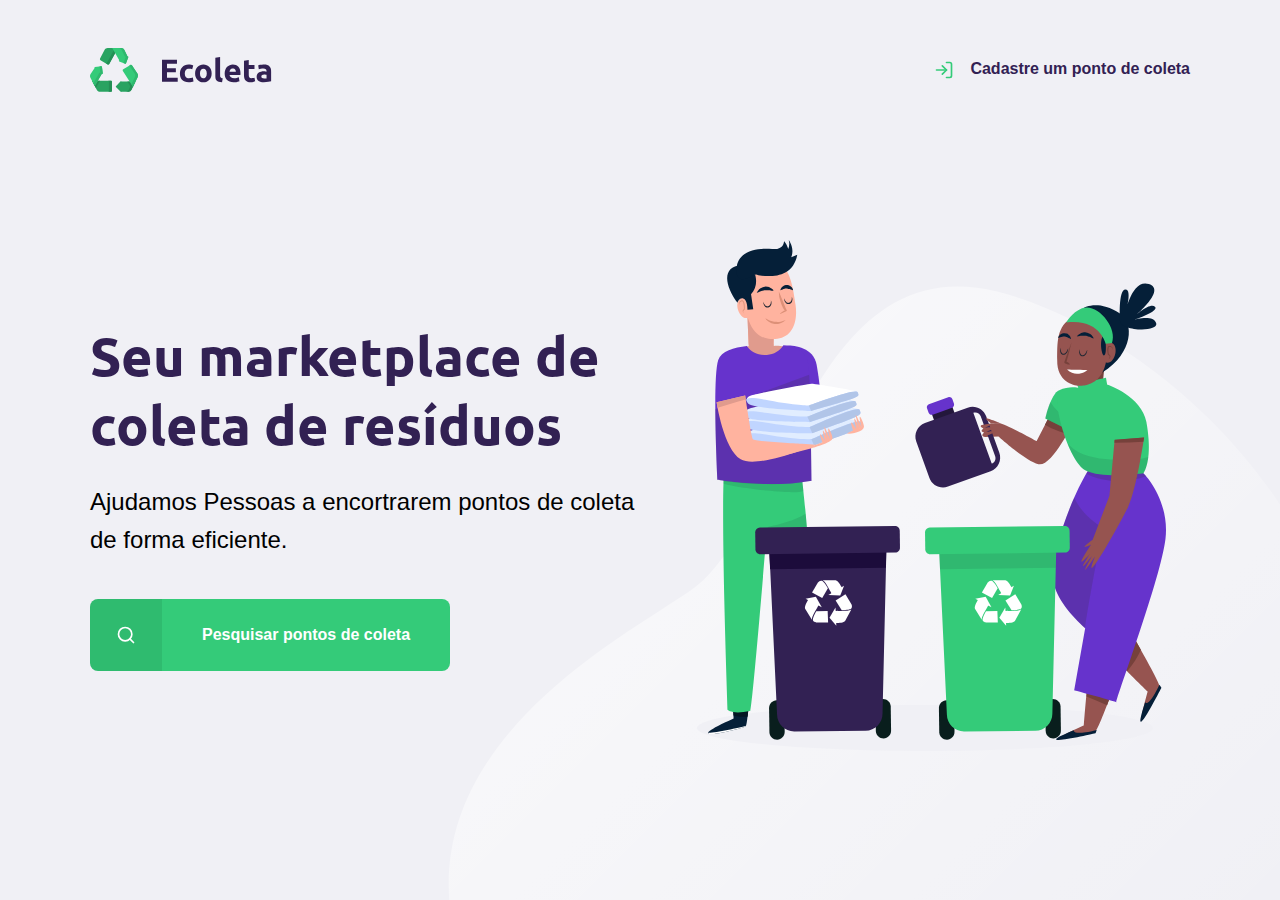
<file: index.html>
<!DOCTYPE html>
<html lang="pt_br">

<head>
    <meta charset="UTF-8">
    <meta name="viewport" content="width=device-width, initial-scale=1.0">
    <title>Ecoleta</title>

    <link href="https://fonts.googleapis.com/css2?family=Roboto&family=Ubuntu:wght@700&display=swap" rel="stylesheet">

    <link rel="stylesheet" href="/styles/main.css">
    <link rel="stylesheet" href="/styles/home.css"> 
    <link rel="stylesheet" href="/styles/modal.css"> 
    
    <link rel="stylesheet" href="/styles/responsive.css">

</head>
<body> 

    <div id="page-home">

        <div class="content">

            <header>    
                <img src="/assets/icones/logo.svg" alt="Logomarca">
                <a href="/create-point.html">
                <span></span>
                Cadastre um ponto de coleta</a>
            </header>
            
            <main>
                <h1>Seu marketplace de coleta de resíduos</h1>
            
                 <p>Ajudamos Pessoas a encortrarem pontos de coleta de forma eficiente.</p>

                <a href="#"><span></span><strong>Pesquisar pontos de coleta</strong></a>
            
            </main>

        
        </div>

    </div>

    <div id="modal" class="hide">
        <div id="contend">
            <div class="header">
                <h1>Pontos de Coleta</h1>
                <a href="create-point.html">Fechar</a>
            </div>
            <form action="search-results.html">
                <label for="search">Cidade</label>
                <div class="search field">
                    <input type="text" 
                    name="search"
                    placeholder="Pesquise por Cidade"
                    >
                    <button>
                        <img src="/assets/icones/search.svg" alt="Buscar">
                    </button>
                </div>
            </form>
        </div>
    </div>

    <script src="/scripts/index.js"></script>
</body>
</html>
</file>
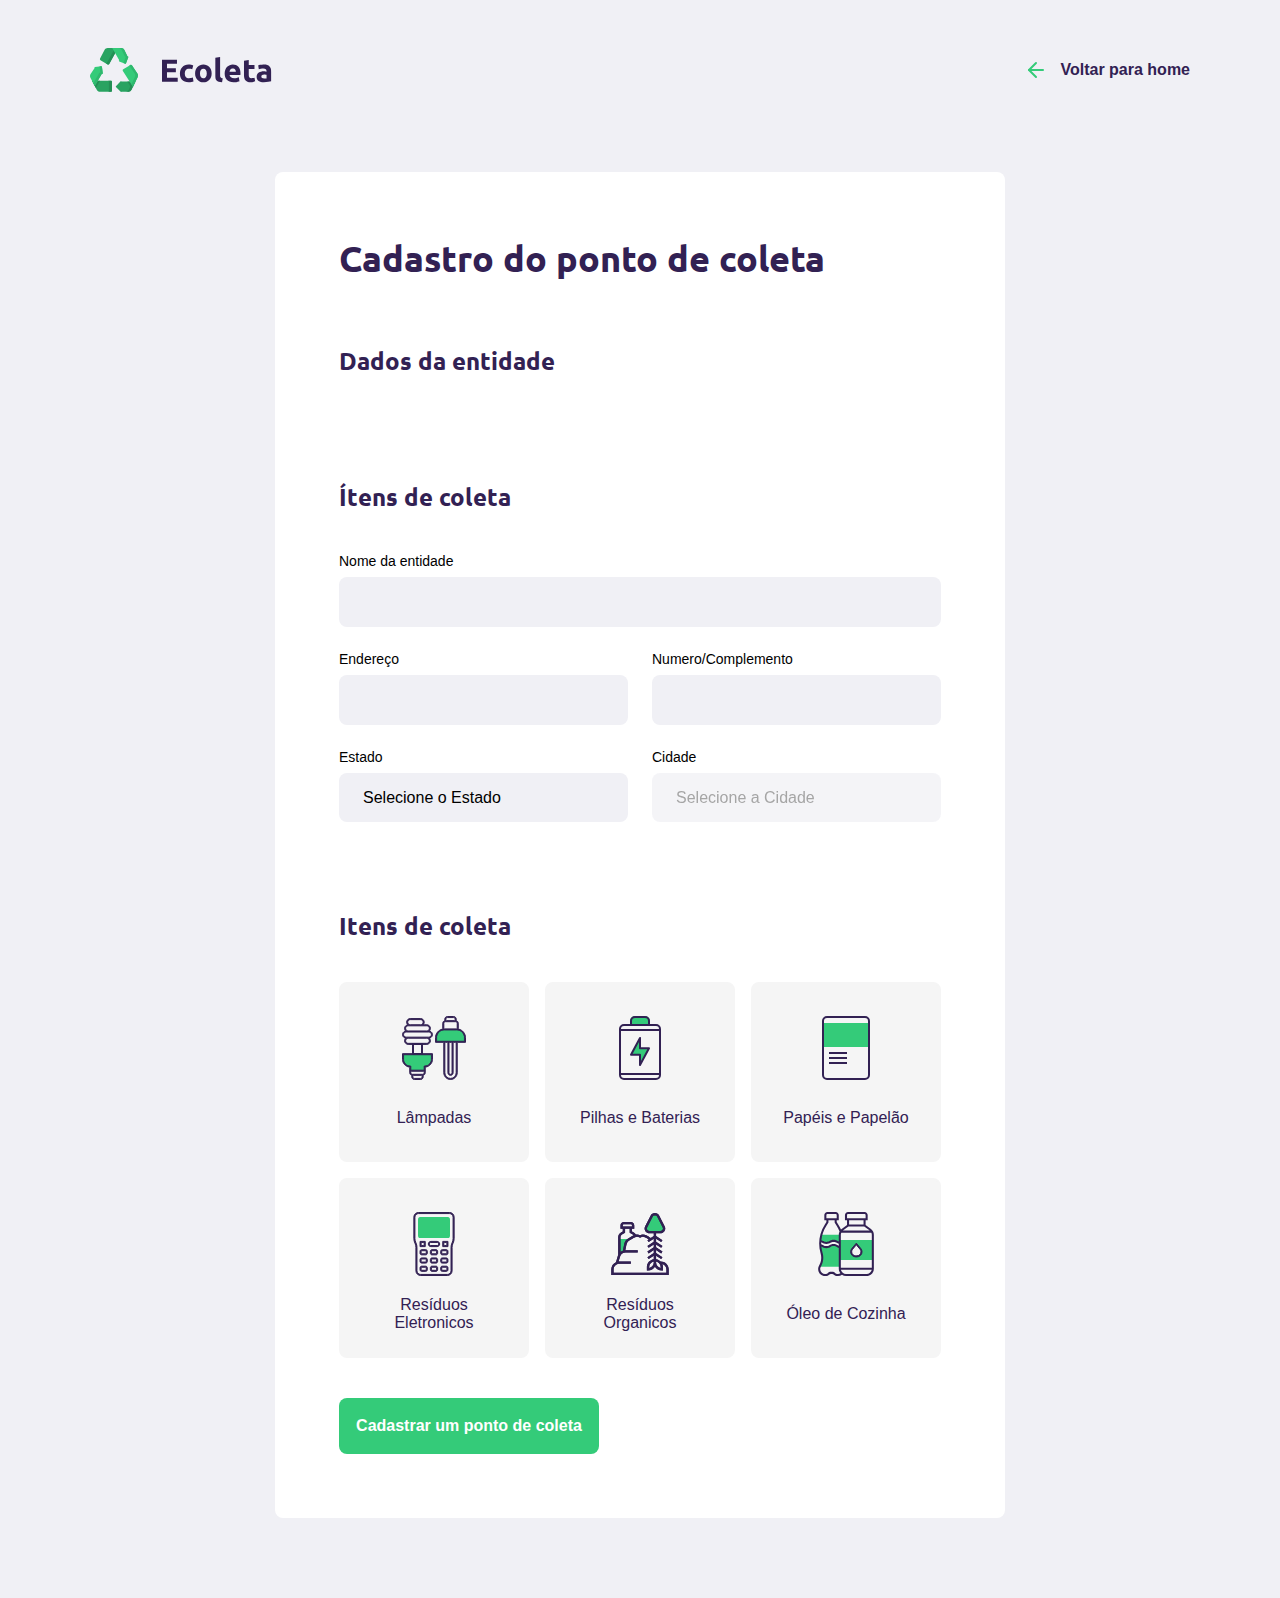
<file: create-point.html>
<!DOCTYPE html>
<html lang="pt_br">

<head>
    <meta charset="UTF-8">
    <meta name="viewport" content="width=device-width, initial-scale=1.0">
    <title>Criar um ponto de coleta</title>

    <link href="https://fonts.googleapis.com/css2?family=Roboto&family=Ubuntu:wght@700&display=swap" rel="stylesheet">

    <link rel="stylesheet" href="/styles/main.css">
    <link rel="stylesheet" href="/styles/create-point.css">
        
    <link rel="stylesheet" href="/styles/responsive.css">

</head>

<body> 

    <div id="page-create-point">

        <header>    
            <img src="/assets/icones/logo.svg" alt="Logomarca">
            <a href="index.html">
                <span></span>
                Voltar para home
            </a>
        </header>

        <form action="">

            <h1>Cadastro do ponto de coleta</h1>

            <fieldset>
                <legend>
                    <h2>Dados da entidade</h2>
                </legend>
            </fieldset>

            <fieldset>
                <legend>
                    <h2>Ítens de coleta</h2>
                </legend>

                <div class="field">
                    <label for="name">Nome da entidade</label>
                    <input type="text" name="name" required>
                </div>

                <div class="field-group">
                    <div class="field">
                        <label for="address">Endereço</label>
                        <input type="text" name="address" required>
                    </div>
                    <div class="field">
                        <label for="address">Numero/Complemento</label>
                        <input type="text" name="address2" required>
                    </div>
                </div>

                <div class="field-group">
                    
                    <div class="field">
                        <label for="state">Estado</label>
                        <select name="uf" required>
                            <option value="">Selecione o Estado</option>
                        </select>

                        <input type="hidden" name="state" required>
                    </div>

                    <div class="field">
                        <label for="state">Cidade</label>
                        <select name="city" disabled required>
                            <option value="">Selecione a Cidade</option>
                            </select>
                    </div>    
                    
                </div>

            </fieldset>

            <fieldset>
                <legend>
                    <h2>Itens de coleta</h2>
                </legend>

                <div class="items-grid">
                    
                    <li data-id="1">
                        <img src="/assets/icones/lampadas.svg" alt="Lâmpadas">
                        <span>Lâmpadas</span>
                    </li>

                    <li data-id="2">
                        <img src="/assets/icones/baterias.svg" alt="Pilhas e Baterias">
                        <span>Pilhas e Baterias</span>
                    </li>

                    <li data-id="3">
                        <img src="/assets/icones/papeis-papelao.svg" alt="Papéis e Papelão">
                        <span>Papéis e Papelão</span>
                    </li>

                    <li data-id="4">
                        <img src="/assets/icones/eletronicos.svg" alt="Resíduos Eletronicos">
                        <span>Resíduos Eletronicos</span>
                    </li>

                    <li data-id="5">
                        <img src="/assets/icones/organicos.svg" alt="Resíduos Orgânicos">
                        <span>Resíduos Organicos</span>
                    </li>

                    <li data-id="6">
                        <img src="/assets/icones/oleo.svg" alt="Óleo de Cozinha">
                        <span>Óleo de Cozinha</span>
                    </li>
                </div>

                <input type="hidden" name="items">
            

            </fieldset>            

            <button type="submit">Cadastrar um ponto de coleta</button>
        </form>
      
    </div>

    <script src="/scripts/creat-point.js"></script>
</body>
</html>
</file>
<file: styles/main.css>
:root{
    --title-color: #322153;
    --primary-color: #34cb79;
}

* {
    margin: 0;
    padding: 0;
    box-sizing: border-box;
}

html {
font-family: Robot, sans-serif;
}

body {
    background: #f0f0f5;
    -webkit-font-smoothing: antialiased;
}

a {
    text-decoration: none;
}

h1, h2, h3, h4, h5, h6 {
    font-family: Ubuntu, sans-serif;
    color: var(--title-color)
}
</file>
<file: styles/home.css>
#page-home {
    height: 100vh;

    background: url('../assets/icones/home-background.svg') no-repeat;
    background-position: 35vw bottom;
}

#page-home .content {
    width: 90%;
    max-width: 1100px;
    height: 100%;

    margin: 0 auto;

    display: flex;
    flex-direction: column;
    
}

#page-home header {
    margin-top: 48px;
    
    display: flex;
    align-items: center;
    justify-content: space-between;

}

#page-home header a {
    display: flex;
    
    color: var(--title-color);
    font-weight: 700;

}

#page-home header a span {
    margin-right: 16px;
    display: flex;
    
    background-image: url(../assets/icones/log-in.svg);
    
    width: 20px;
    height: 20px;
}

#page-home main {
    max-width: 560px;

    flex: 1;
    
    display: flex;
    flex-direction: column;
    justify-content: center;
}

#page-home main h1 {
    
    font-size: 54px;

}

#page-home main p {
    font-size: 24px;
    line-height: 38px;
    margin-top: 24px;
}

#page-home main a {
    width: 100%;
    max-width: 360px;
    height: 72px;

    border-radius: 8px;
    
    display: flex;
    align-items: center;
    
    margin-top: 40px;

    background-color: var(--primary-color);

    transition: 400ms;
}

#page-home main a:hover {
    background-color: #2fb86e;
}

#page-home main a span {
    width: 72px;
    height: 72px;

    border-top-left-radius: 8px;
    border-bottom-left-radius: 8px;

    background-color: rgba(0, 0, 0, 0.08);

    display: flex;
    align-items: center;
    justify-content: center;

}

#page-home main a span::after {
    content: "";
    background-image: url(/assets/icones/search.svg);

    width: 20px;
    height: 20px;
   
}

#page-home main a strong {
    flex: 1;
    color: white;
    text-align: center;
}
</file>
<file: styles/modal.css>
#modal {
    background-color: #0E0A14ef;

    height: 100vh;
    width: 100vw;

    position: fixed;
    top: 0;

    display: flex;
    justify-content: center;
    align-items: center;

    transition: 400ms;
}

#modal.hide {
    display: none;
}


#modal .content {
    color: white;

    width: 420px;
}

#modal .header {
    display: flex;
    align-items: center;
    justify-content: space-between;

    margin-bottom: 48px;
}

#modal .header a {
    background-image: url("../assets/icones/x.svg");

    width: 20px;
    height: 20px;

    display: flex;

    font-size: 0.01px;
}

#modal .header h1 {
    color: white;

    font-size: 36px;
    line-height: 42px;
    
}

#modal form label {
    color: white;

    font-size: 14px;
    line-height: 16px;

    display: block;
    margin-bottom: 8px;
}

#modal form .field {
    display: flex;
}

#modal form input {
    flex: 1;

    background-color: #f0f0f5;

    border-radius: 8px 0 0 8px;
    border: 0;

    padding: 16px 84px;

    font-size: 16px;
    color: #6c6c80;
}

#modal form button {
    width: 72px;
    height: 72px;

    background-color: var(--primary-color);

    border: 0;
    border-radius: 0 8px 8px 0;
}

#modal form button:hover {
    background-color: #2fb85e;
}
</file>
<file: styles/responsive.css>
@media (max-width: 900px) {
    #page-home {
        background-position-x: 70vw;
    }

    #page-home .content {
        align-items: center;
        text-align: center;
    }

    #page-home header a {
        position: absolute;
        bottom: 48px;

        left: 50%;
        transform: translateX(-50%);
    }

    #page-home main {
        align-items: center;
    }

    @media (max-width: 900px) {
        #page-home {
            background-position-x: 70vw;
        }
    
        #page-home .content {
            align-items: center;
            text-align: center;
        }
    
        #page-home header a {
            position: absolute;
            bottom: 48px;
    
            left: 50%;
            transform: translateX(-50%);
        }
    
        #page-home main {
            align-items: center;
        }

        #page-search-results .cards {
            grid-template-columns: 1fr;
        }

        #page-search-results .cards img  {
            height: 250px;
        }
    }
}

@media (min-width: 1700px) {
    #page-home {
        background-position-x: 40vw;
    }
}

@media (max-height: 760px) {
    #page-home {
        background-position-y: 200px;
    }
}
</file>
<file: styles/create-point.css>
#page-create-point {
    width: 90%;
    max-width: 1100px;

    /*alinhamento de caixa (pelo lado de fora)*/
    margin: 0 auto;
}

#page-create-point header {
    margin-top: 48px;
    
    display: flex;
    justify-content: space-between;

    align-items: center;
}

#page-create-point header a {
    color: var(--title-color);
    font-weight: bold;

    display: flex;
    align-items: center;
}

#page-create-point header a span {
    margin-right: 16px;
    background-image: url('../assets/icones/arrow-left.svg');

    display: flex;

    width: 20px;
    height: 24px;
}

form {
    background-color: white;

        margin: 80px auto;
        padding: 64px;

        border-radius: 8px;

        max-width: 730px;
}

form h1 {
    font-size: 36px;
}

form fieldset {
    margin-top: 64px;
    border: 0;
}

form legend {
    margin-bottom: 40px;
}

form fieldset h2 {
    font-size: 24px;
}

form .field {
    flex: 1;
    display: flex;
    flex-direction: column;

    margin-bottom: 24px;
}

form .field-group {
    display: flex;

}

form input,
form select {
    background-color: #f0f0f5;
    border: 0;
    padding: 16px 24px;
    font-size: 16px;

    border-radius: 8px;


    /* outline: none; */
}

form select {
    -webkit-appearance: none;
    -moz-appearance: none;
    appearance: none;
}

form label {
    font-size: 14px;
    margin-bottom: 8px;
}

form .field-group .field + .field {
    margin-left: 24px;
}

form button {
    width: 260px;
    height: 56px;

    background-color: var(--primary-color);
    border-radius: 8px;

    color: white;
    font-weight: bold;
    font-size: 16px;

    border: 0;

    margin-top: 40px;

    transition: background-color 400ms;
}

form button:hover {
    background-color: #2fb86e;
}

.items-grid {
    display: grid;
    grid-template-columns: 1fr 1fr 1fr;
    gap: 16px;
}

.items-grid li {
    background-color: #f5f5f5;
    list-style: none;

    border: 2px solid #f5f5f5;
    border-radius: 8px;
    
    height: 180px;

    padding: 32px 24px 16px;

    display: flex;
    flex-direction: column;
    align-items: center;
    justify-content: space-between;

    text-align: center;

    cursor: pointer;
}

.items-grid li span {
    margin-top: 12px;

    flex: 1;

    display: flex;
    align-items: center;

    color: var(--title-color);
}

.items-grid li.selected {
    background: #e1faec;
    border: 2px solid #34cb79;
}

.items-grid li img,
.items-grid li span {
    pointer-events: none;
}
</file>
